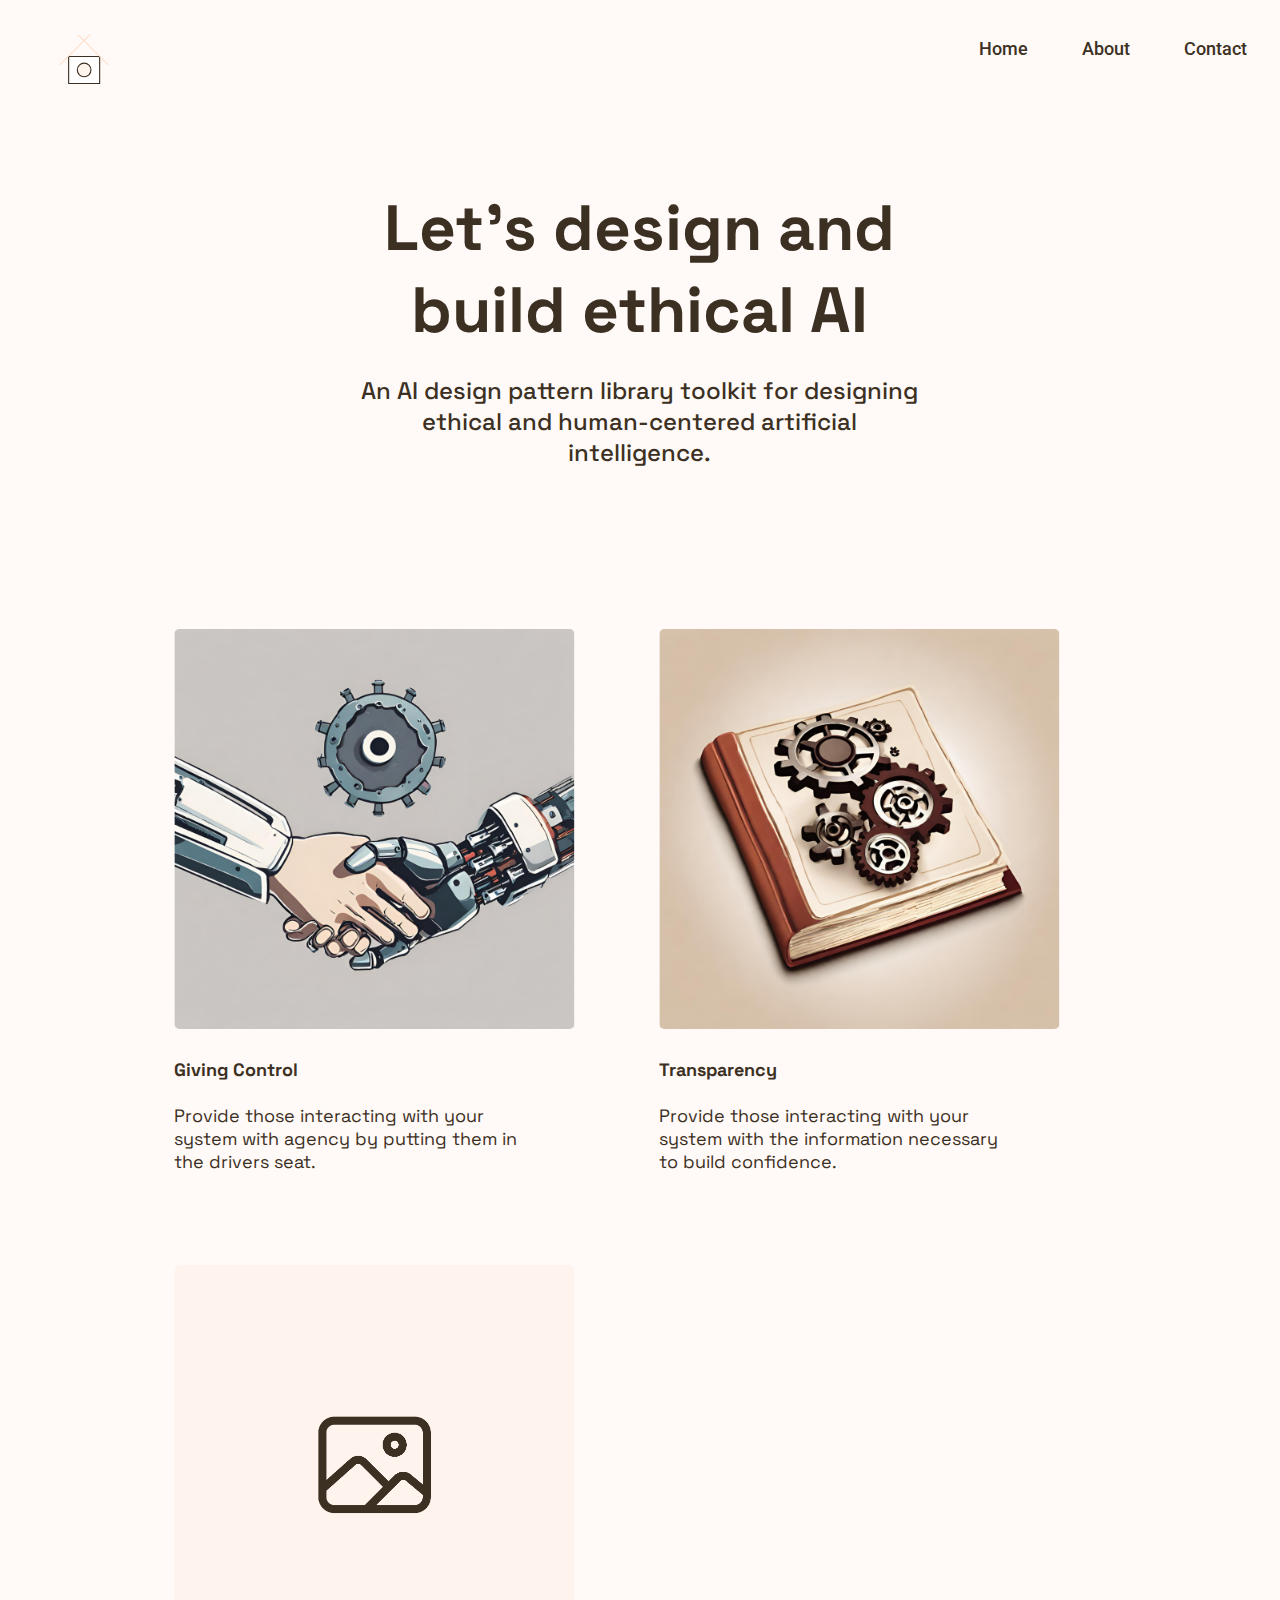
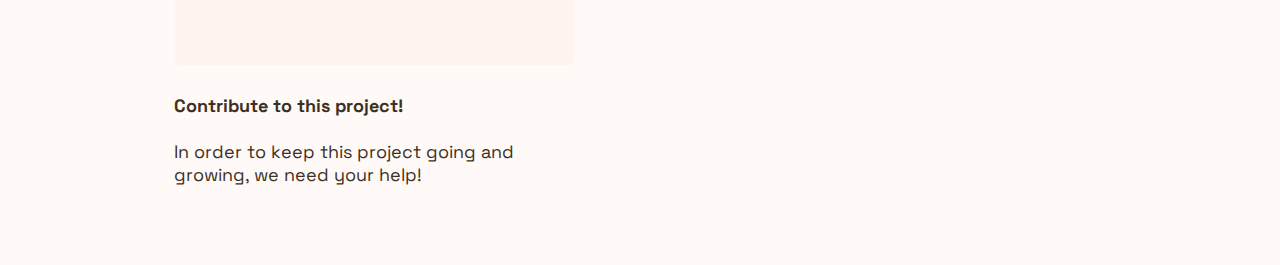
<file: index.html>
<!DOCTYPE html>
<html lang="en">
  <head>
    <meta charset="UTF-8">
    <meta name="viewport" content="width=device-width, initial-scale=1.0">
    <meta http-equiv="X-UA-Compatible" content="ie=edge">
    <title> UX of AI </title>
    <link rel="preconnect" href="https://fonts.googleapis.com">
    <link rel="preconnect" href="https://fonts.gstatic.com" crossorigin>
    <link href="https://fonts.googleapis.com/css2?family=Space+Grotesk&display=swap" rel="stylesheet">
    <link href="https://fonts.googleapis.com/css2?family=Roboto&display=swap" rel="stylesheet">
    <link rel="stylesheet" href="css/style.css">
  </head>

  <div class="header">
    <div class="logo">
      <img src="boxx.svg" width="100" height="50" alt="Company Logo">
    </div>
    <div class="menu">
      <a href="index.html" class="link">
        <div class="title">Home</div>
        <div class="bar"></div>
      </a>
      <a href="about.html" class="link">
        <div class="title">About</div>
        <div class="bar"></div>
      </a>
      <a href="mailto:irawo10@gmail.com" class="link">
        <div class="title">Contact</div>
        <div class="bar"></div>
      </a>
    </div>
  </div>

  <body>
    <div id = "introSection">
      <h2> Let's design and build ethical AI </h2>
      <h3> An AI design pattern library toolkit for designing ethical and human-centered artificial intelligence.</h3>
    </div>
    <div id="moduleSection">
      <p id="modules">
      </p>
      <div class="gallery">
        <figure class="pack">
          <a href="give_control.html"><img src="static/1.png"
          alt="Preview of the give control design principle" class="gallery-img"></a>
          <figcaption><b>Giving Control</b><br><br>Provide those interacting with your system with agency by putting them in the drivers seat.</figcaption>
        </figure>

        <figure class = "pack">
          <a href="transparency.html"><img src="static/2.png"
          alt="Preview of ability to intervene ui component" class="gallery-img"></a>
          <figcaption><b>Transparency</b><br><br>Provide those interacting with your system with the information necessary to build confidence.</figcaption>
        </figure>
        <figure class = "pack">
          <a href="mailto:irawo10@gmail.com">
          <img src="static/placeholder-img.png"
          alt="Preview of ability to intervene ui component" class="gallery-img"></a>
          <figcaption><b>Contribute to this project!</b><br><br>In order to keep this project going and growing, we need your help!</figcaption>
        </figure>

        </div>
    </div>
  </body>
</html>
</file>
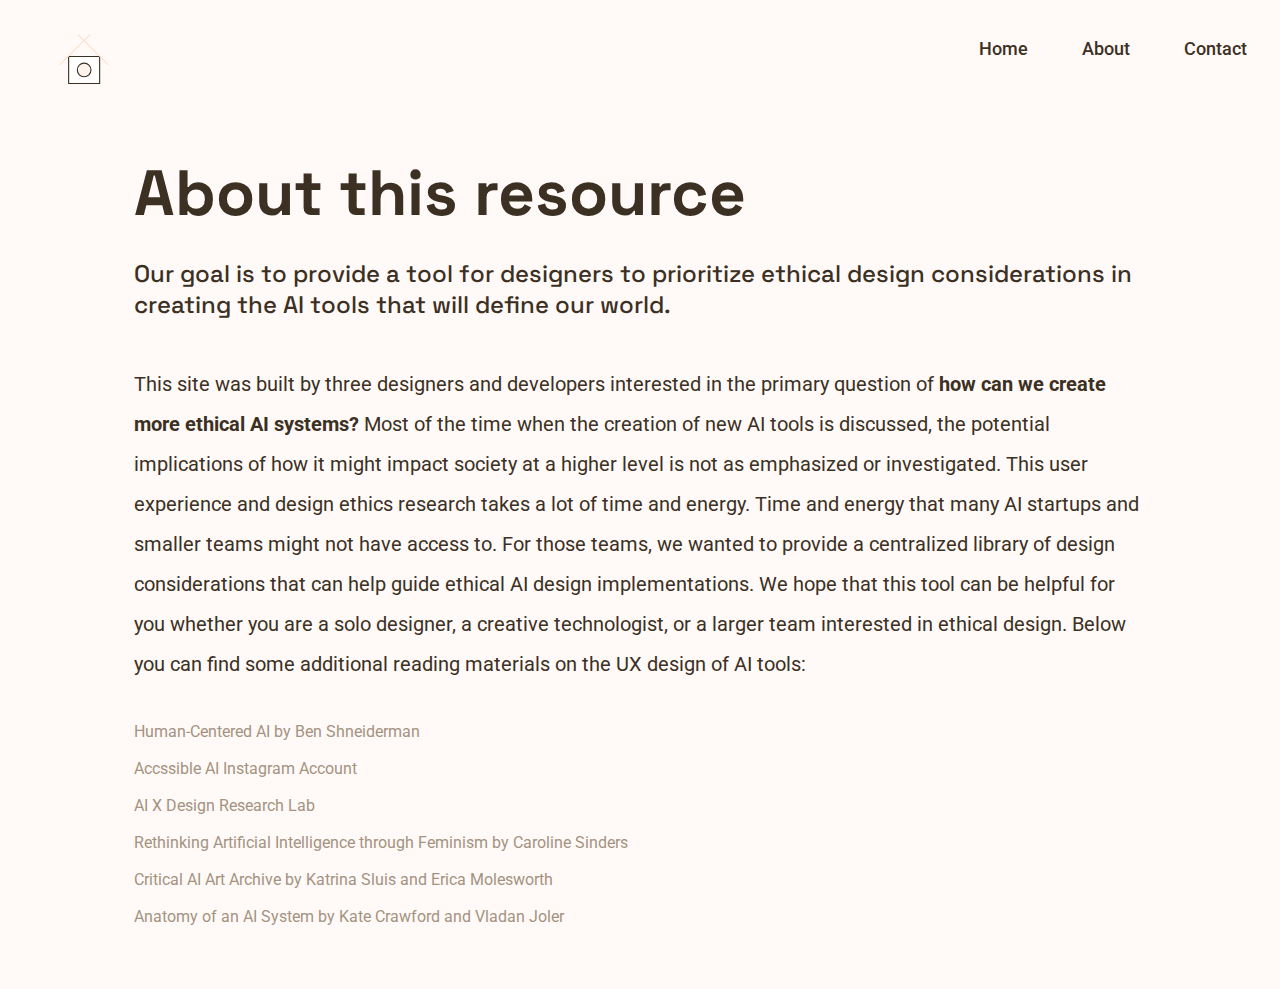
<file: about.html>
<!DOCTYPE html>
<html lang="en">

<head>
    <meta charset="UTF-8">
    <meta name="viewport" content="width=device-width, initial-scale=1.0">
    <meta http-equiv="X-UA-Compatible" content="ie=edge">
    <title>Giving Control</title>
    <link rel="preconnect" href="https://fonts.googleapis.com">
    <link rel="preconnect" href="https://fonts.gstatic.com" crossorigin>
    <link href="https://fonts.googleapis.com/css2?family=Space+Grotesk&display=swap" rel="stylesheet">
    <link href="https://fonts.googleapis.com/css2?family=Roboto&display=swap" rel="stylesheet">
    <link rel="stylesheet" href="css/style.css">
</head>

<style>
    a {
        color: rgb(164, 147, 128);
    }
</style>

<div class="header">
    <div class="logo">
        <img src="boxx.svg" width="100" height="50" alt="Company Logo">
    </div>
    <div class="menu">
        <a href="index.html" class="link">
            <div class="title">Home</div>
            <div class="bar"></div>
        </a>
        <a href="about.html" class="link">
            <div class="title">About</div>
            <div class="bar"></div>
        </a>
        <a href="mailto:irawo10@gmail.com" class="link">
            <div class="title">Contact</div>
            <div class="bar"></div>
        </a>
    </div>
</div>

<body>

    <div class="information">
        <h2>About this resource</h2>
        <h3>Our goal is to provide a tool for designers to prioritize ethical design considerations in creating the AI
            tools that will define our world.</h3>
        <p>This site was built by three designers and developers interested in the primary question of <b>how can we create more ethical AI systems?</b> Most of the time when the creation of new AI tools is discussed, the potential implications of how it might impact society at a higher level is not as emphasized or investigated. This user experience and design ethics research takes a lot of time and energy. Time and energy that many AI startups and smaller teams might not have access to. For those teams, we wanted to provide a centralized library of design considerations that can help guide ethical AI design implementations. We hope that this tool can be helpful for you whether you are a solo designer, a creative technologist, or a larger team interested in ethical design. Below you can find some additional reading materials on the UX design of AI tools:</p>
        <br>
        <a href="https://issues.org/human-centered-ai/">Human-Centered AI by Ben Shneiderman</a>
        <br>
        <a href="https://www.instagram.com/accessible_ai/?hl=en">Accssible AI Instagram Account</a>
        <br>
        <a href="https://aixdesign.co/">AI X Design Research Lab</a>
        <br>
        <a href="https://lab.cccb.org/en/rethinking-artificial-intelligence-through-feminism/">Rethinking Artificial Intelligence through Feminism by Caroline Sinders</a>
        <br>
        <a href="https://criticalai.art/index.html">Critical AI Art Archive by Katrina Sluis and Erica Molesworth</a>
        <br>
        <a href="https://anatomyof.ai/">Anatomy of an AI System by Kate Crawford and Vladan Joler</a>
    </div>

</body>

</html>
</file>
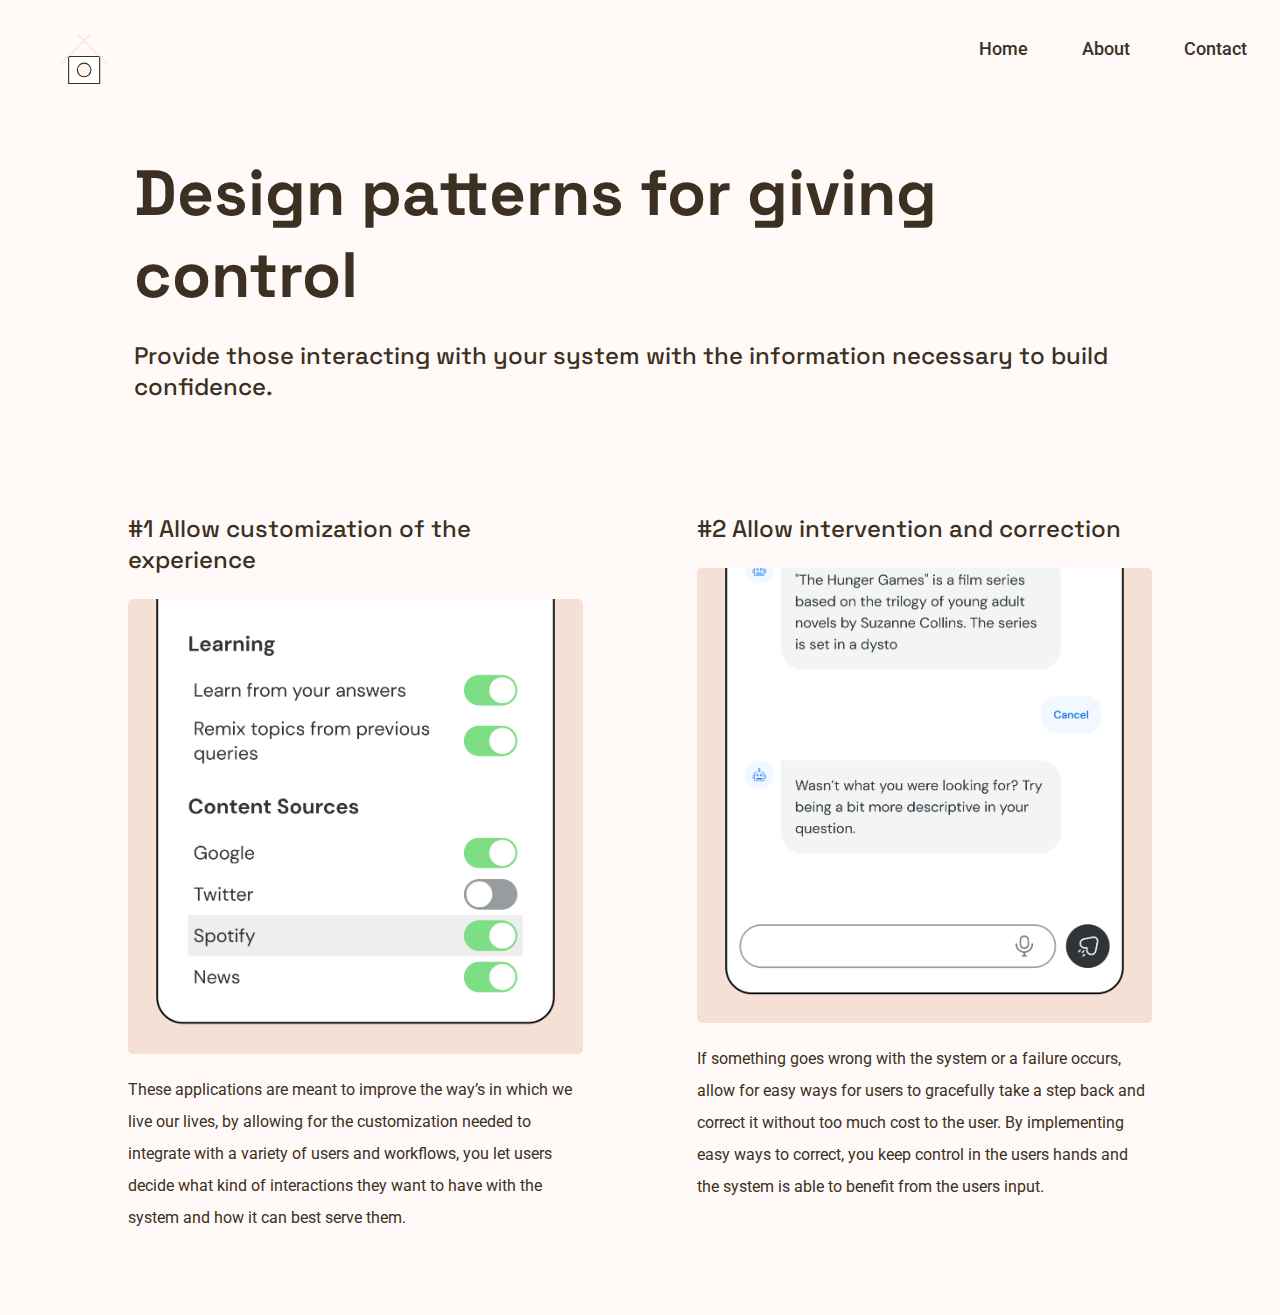
<file: give_control.html>
<!DOCTYPE html>
<html lang="en">
  <head>
    <meta charset="UTF-8">
    <meta name="viewport" content="width=device-width, initial-scale=1.0">
    <meta http-equiv="X-UA-Compatible" content="ie=edge">
    <title>Giving Control</title>
    <link rel="preconnect" href="https://fonts.googleapis.com">
    <link rel="preconnect" href="https://fonts.gstatic.com" crossorigin>
    <link href="https://fonts.googleapis.com/css2?family=Space+Grotesk&display=swap" rel="stylesheet">
    <link href="https://fonts.googleapis.com/css2?family=Roboto&display=swap" rel="stylesheet">
    <link rel="stylesheet" href="css/style.css">
  </head>

  <style>
    p {
      font-size: 12pt;
    }

    .column {
      padding-top: 0px;
    }

  </style>

  <div class="header">
    <div class="logo">
      <img src="boxx.svg" width="100" height="50" alt="Company Logo">
    </div>
    <div class="menu">
      <a href="index.html" class="link">
        <div class="title">Home</div>
        <div class="bar"></div>
      </a>
      <a href="about.html" class="link">
        <div class="title">About</div>
        <div class="bar"></div>
      </a>
      <a href="mailto:irawo10@gmail.com" class="link">
        <div class="title">Contact</div>
        <div class="bar"></div>
      </a>
    </div>
  </div>

  <body>
    <div class="information">
      <h2>Design patterns for giving control</h2>
      <h3>Provide those interacting with your system with the information necessary to build confidence.</h3>
    </div>
    
    <div class="row">
      <div class="column">
        <h3>#1 Allow customization of the experience</h3>
        <img src="static/personalization.png"
          alt="Preview of the customization design considering" class="example-img">
        <p>These applications are meant to improve the way’s in which we live our lives, by allowing for the customization needed to integrate with a variety of users and workflows, you let users decide what kind of interactions they want to have with the system and how it can best serve them.</p>
      </div>
      <div class="column">
        <h3>#2 Allow intervention and correction</h3>
        <img src="static/intervention.png"
          alt="Preview of the intervention design considering" class="example-img">
        <p>If something goes wrong with the system or a failure occurs, allow for easy ways for users to gracefully take a step back and correct it without too much cost to the user. By implementing easy ways to correct, you keep control in the users hands and the system is able to benefit from the users input.</p>
      </div>
    </div>
	 
  </body>
</html>
</file>
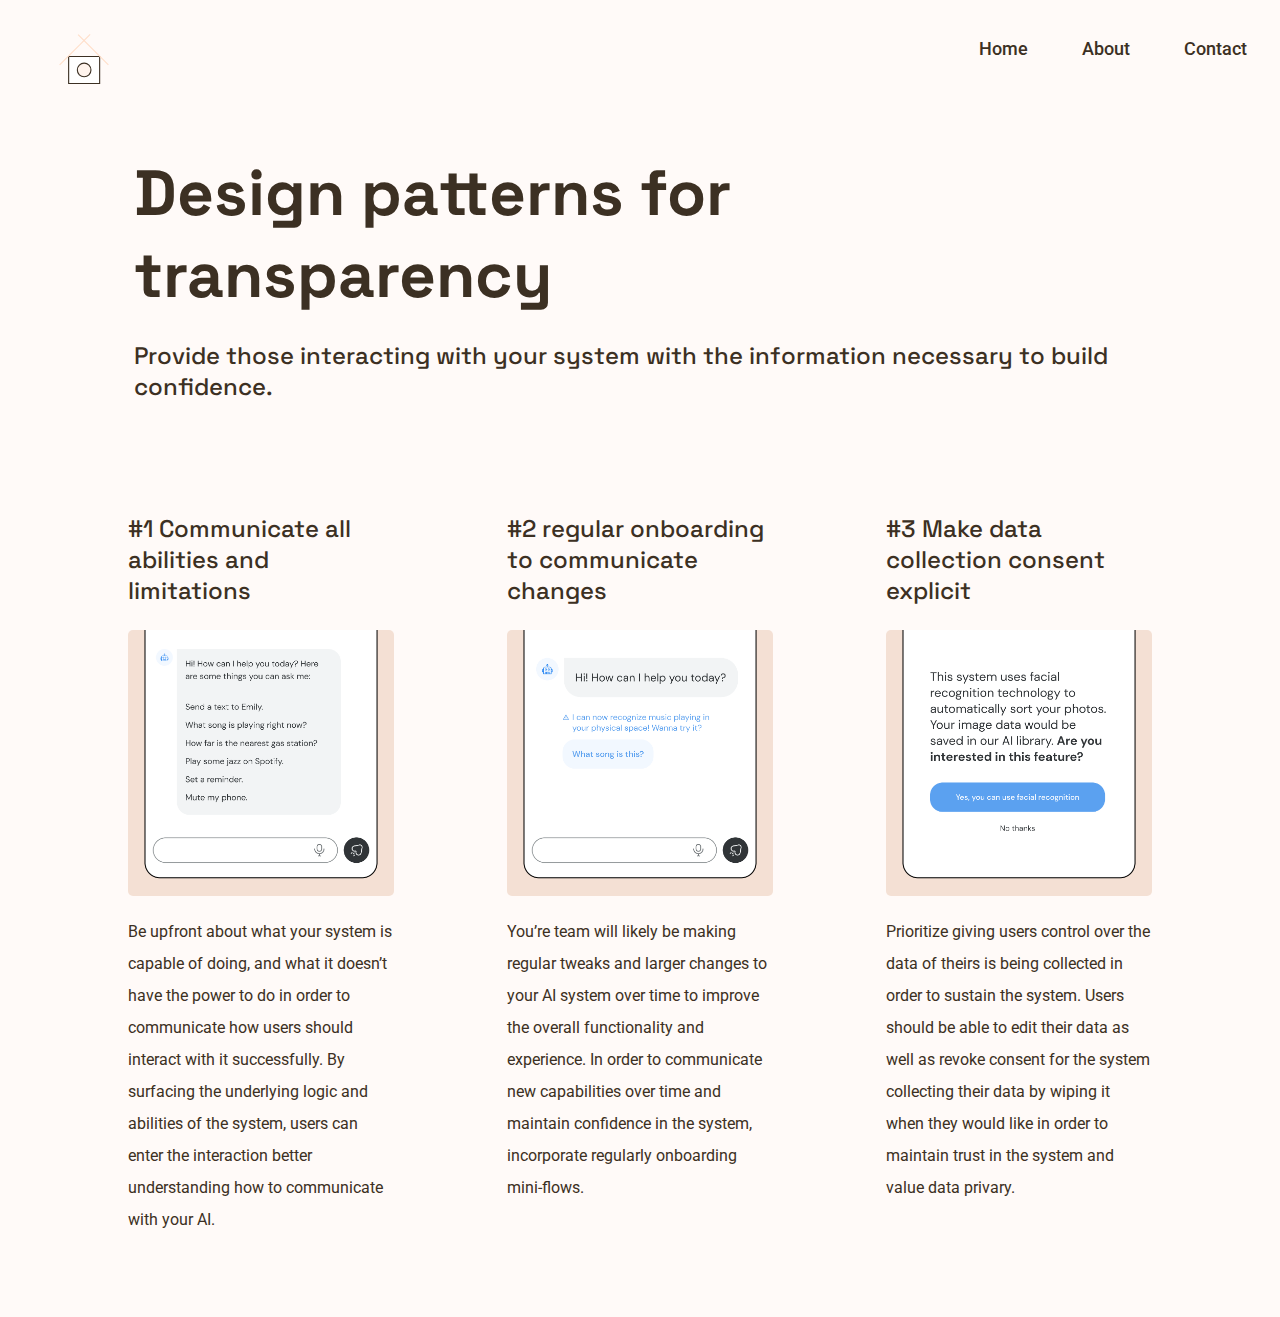
<file: transparency.html>
<!DOCTYPE html>
<html lang="en">
  <head>
    <meta charset="UTF-8">
    <meta name="viewport" content="width=device-width, initial-scale=1.0">
    <meta http-equiv="X-UA-Compatible" content="ie=edge">
    <title>Transparency</title>
    <link rel="preconnect" href="https://fonts.googleapis.com">
    <link rel="preconnect" href="https://fonts.gstatic.com" crossorigin>
    <link href="https://fonts.googleapis.com/css2?family=Space+Grotesk&display=swap" rel="stylesheet">
    <link href="https://fonts.googleapis.com/css2?family=Roboto&display=swap" rel="stylesheet">
    <link rel="stylesheet" href="css/style.css">
  </head>

  <style>
    p {
      font-size: 12pt;
    }

    .column {
      padding-top: 0px;
    }
  </style>

  <div class="header">
    <div class="logo">
      <img src="boxx.svg" width="100" height="50" alt="Company Logo">
    </div>
    <div class="menu">
      <a href="index.html" class="link">
        <div class="title">Home</div>
        <div class="bar"></div>
      </a>
      <a href="about.html" class="link">
        <div class="title">About</div>
        <div class="bar"></div>
      </a>
      <a href="mailto:irawo10@gmail.com" class="link">
        <div class="title">Contact</div>
        <div class="bar"></div>
      </a>
    </div>
  </div>

  <body>
    <div class="information">
      <h2>Design patterns for transparency</h2>
      <h3>Provide those interacting with your system with the information necessary to build confidence.</h3>
    </div>
    
    <div class="row">
      <div class="column">
        <h3>#1 Communicate all abilities and limitations</h3>
        <img src="static/abilities.png"
          alt="Preview of the abilities design considering" class="example-img">
        <p>Be upfront about what your system is capable of doing, and what it doesn’t have the power to do in order to communicate how users should interact with it successfully. By surfacing the underlying logic and abilities of the system, users can enter the interaction better understanding how to communicate with your AI.</p>
      </div>
      <div class="column">
        <h3>#2 regular onboarding to communicate changes</h3>
        <img src="static/onboarding.png"
        alt="Preview of the onboarding design considering" class="example-img">
        <p>You’re team will likely be making regular tweaks and larger changes to your AI system over time to improve the overall functionality and experience. In order to communicate new capabilities over time and maintain confidence in the system, incorporate regularly onboarding mini-flows.</p>
      </div>
      <div class="column">
        <h3>#3 Make data collection consent explicit</h3>
        <img src="static/data-consent.png"
        alt="Preview of the data consent design considering" class="example-img">
        <p>Prioritize giving users control over the data of theirs is being collected in order to sustain the system. Users should be able to edit their data as well as revoke consent for the system collecting their data by wiping it when they would like in order to maintain trust in the system and value data privary.</p>
      </div>
    </div>
	 
  </body>
</html>
</file>
<file: css/style.css>
body {
  background-color: #FFFAF8;
}

.information {
  width: 80%;
  margin-left:10%;
  margin-top: 5%;
  margin-bottom: 5%;
  display:grid;
  justify-content:left;
  align-items: left;
}
/*.infinitescroll {
    position: relative;
    top: 25px;
    left: 50%;
    transform: translateX(-50%);
    width: 95%;
    height: 28px;
    
    Unsure on what this does 
    overflow: hidden;

    Remove when done
    border: 1px solid black;
}

ul.list {
    position: relative;
    display: inline-block;
    list-style:none;
}

ul.list li {
    float: left;
    padding-left:20px;
    font-size: 16px;
} */

.header {
    font-family: 'Space Grotesk', sans-serif;
    width: 100%;
    /*border-bottom: 1px solid black;*/
    text-align: right;
    position: relative;
    
    .logo {
      position: absolute;
      top: 0;
      left: 0;
      font-size: 32px;
      font-weight: 100;
      padding: 26px;
      /*border-right: 1px solid black;*/
    }
  }
  
  .link {
    display: inline-block;
    padding: 15px 0;
    margin: 15px 25px;
    position: relative;
    text-decoration: none;
    color: rgb(60, 48, 35);
    font-weight: 800;
    font-size: 18px;
    font-weight: 500;
    
    .bar {
      width: 100%;
      display: inline-block;
      border-bottom: 2px solid rgb(60, 48, 35);
      position: absolute;
      bottom: 0;
      left: 0;
      opacity: 0;
      transition: all 300ms;
    }
    
    &:hover {
      .bar {
        opacity: 1;
        bottom: 5px;
      }
    }
  }



#introSection {
    position: relative;
    top: 150px;
    left: 50%;
    transform: translateX(-50%);
    height: 200px;
    width: 45%;
    
    display: flex;
    flex-direction: column;
    justify-content: center;
    align-items: center;
    text-align: center;

    /* For checking div size */
    /* border: 1px solid black; */
}

h2 {
  font-family: 'Space Grotesk', sans-serif;
  font-size: 64px;
  color: rgb(60, 48, 35);
  font-weight: bold;
  margin: 0px;
}

h3 {
  font-family: 'Space Grotesk', sans-serif;
  font-size: 24px;
  color: rgb(60, 48, 35);
  font-weight: 500;
}

figcaption {
    font-family: 'Space Grotesk', sans-serif;
    font-size: 18px;
    padding-top: 25px;
    color: rgb(60, 48, 35);
}

p {
  font-family: 'Roboto', sans-serif;
  font-size: 20px;
  line-height: 2;
  color: rgb(60, 48, 35);
}

.search-bar { 
    background: rgba(255, 255, 255, 0.2);
    display: flex;
    align-items: center;
    border: 1px solid rgb(60, 48, 35);
    border-radius: 15px;
    padding: 10px 20px;
    width: 600px;
    height: 28px;
}

.search-bar input {
    background: transparent;
    flex: 1;
    border: 0;
    outline: none;
    padding: 24px 0px;
    font-size: 20px; 
    color: #cac7ff
}

.search-bar button img {
    width: 25px;
}

.search-bar button {
    border: 0;
    border-radius: 50%;
    width: 40px; 
    height: 40px; 
    background: #FFFAF8;
}

ul {
    list-style: none;
}

li {
    display: inline;
    margin-left: 10px;
}

#moduleSection {
    position: relative;
    top: 300px;
    left: 50%;
    transform: translateX(-50%);
    height: 500;
    width: 80%;
    padding-bottom: 5%;
}

#modules {
    font-size: 24px;
    font-family: 'Roboto', sans-serif;
    color: rgb(60, 48, 35);
    padding: 10;
    text-align: center;
}

.pack {
    padding: 100;
    /* margin: 60; */
}

.example-img {
  width: 100%;
  border-radius: 5px;
}


/* Styling gallery section where all images are */
.gallery {
    width: 90%;
    margin:10 auto;
    display:grid;
    grid-template-columns: repeat(auto-fill, minmax(400px, 1fr));
    grid-gap: 60px;
    justify-content:center;
    align-items: center;
  }
 
  /* Styling Particular Image */
  .gallery-img {
    width: 400px;
    height: 400px;
    border-radius: 5px;
    -webkit-transform: scale(1);
	  transform: scale(1);
  }

  .gallery-img:hover {
    -webkit-transform: scale(1.05);
    transform: scale(1.05);
    -webkit-transition: .3s ease-in-out;
    transition: .3s ease-in-out;
  }

  /* This section will be seen when we click on image */
  .image-popup-container {
    display: none;
    position: fixed;
    top: 0;
    left: 0;
    width: 100%;
    height: 100%;
    background-color: rgba(0, 0, 0, 0.5);
  }
 
  /* close button when we want to close the bigger image */
  .close-button {
    position: absolute;
    top: 20px;
    right: 50px;
    font-size:60px;
    color: #fff;
    cursor: pointer;
  }
  .close-button:hover{
    color: red;
  }
 
  /* when we click on the image it will expand in bigger size and will displayed 
at middle of screen */
  #popupImage {
    display: block;
    max-width: 80%;
    max-height: 80%;
    margin: 0 auto;
    position: absolute;
    top: 50%;
    left: 50%;
    transform: translate(-50%, -50%);
  }
 
  #mybutton {
    font-family: 'Roboto', sans-serif;
    border: 2px solid rgb(60, 48, 35);
    padding: 10px 10px;
    font-size: 12px;
    cursor: pointer;
    border-radius: 5px;
    display: inline-block;
    margin-top: 15px;
  }

  #mybutton:hover {
    border: 2px dotted rgb(60, 48, 35);
  }

a {
    text-decoration: none;
    color: rgb(60, 48, 35);
    font-family: 'Roboto', sans-serif;
}

a:hover {
    font-style: italic;
}

.row {
    display: flex;
    padding-left: 5%;
    padding-right: 5%;
}

.column {
    flex: 50%;
    padding: 5%;
}

.heading {
    padding: 25px;
}
</file>
